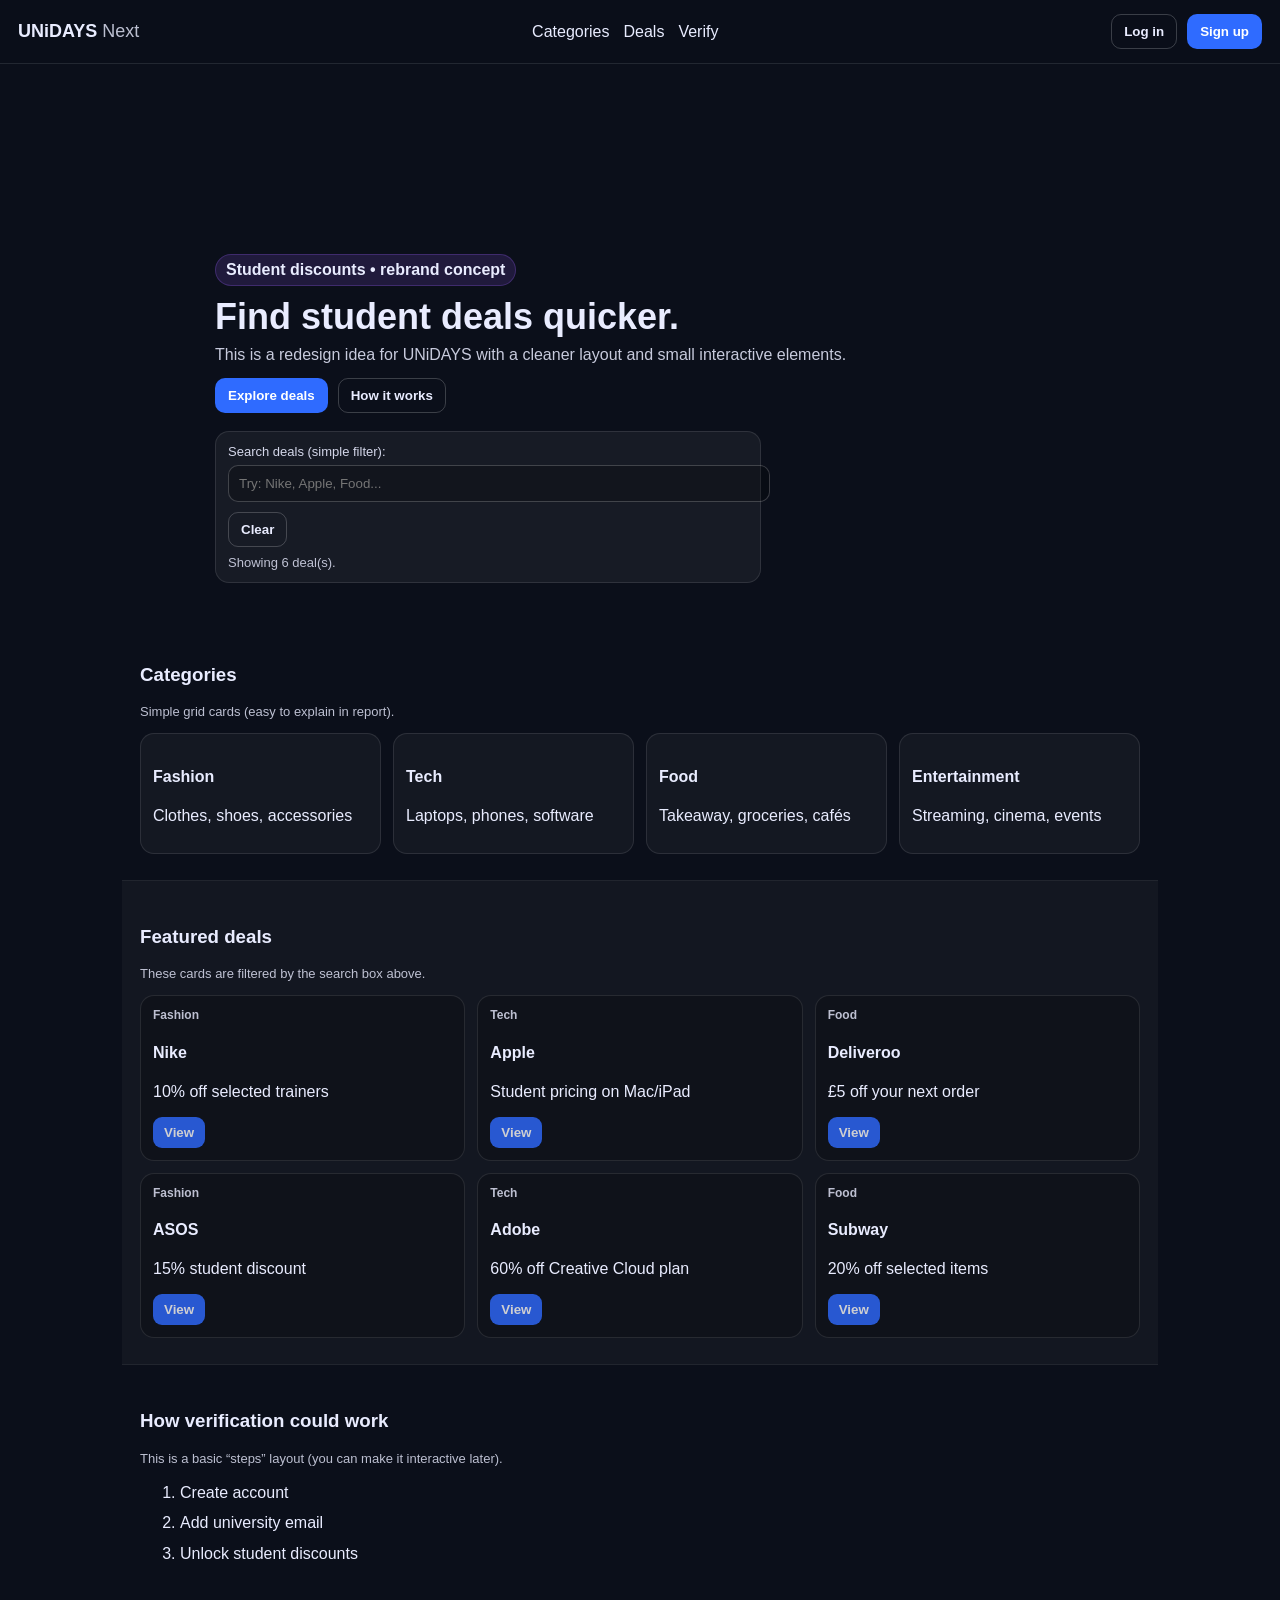
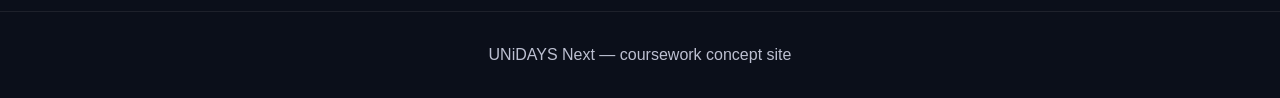
<file: index.html>
<!DOCTYPE html>
<html lang="en">
<head>
  <meta charset="UTF-8" />
  <meta name="viewport" content="width=device-width, initial-scale=1.0" />
  <title>UNiDAYS Next - Homepage</title>
  <link rel="stylesheet" href="css/styles.css" />
</head>
<body>
    <header class="topbar">
  <h1 class="logo">UNiDAYS <span class="small">Next</span></h1>

  <nav class="nav">
    <a href="#categories">Categories</a>
    <a href="#deals">Deals</a>
    <a href="#verify">Verify</a>
  </nav>

  <div class="top-actions">
    <button class="btn btn-ghost" type="button">Log in</button>
    <button class="btn btn-main" type="button">Sign up</button>
  </div>
</header>
<section class="banner">
  <canvas id="introCanvas"></canvas>

  <div class="banner-content">
    <p class="tag">Student discounts • rebrand concept</p>
    <h2>Find student deals quicker.</h2>
    <p class="sub">
      This is a redesign idea for UNiDAYS with a cleaner layout and small interactive elements.
    </p>

    <div class="banner-buttons">
      <button class="btn btn-main" type="button">Explore deals</button>
      <button class="btn btn-ghost" type="button">How it works</button>
    </div>

    <div class="search-box">
      <label for="searchInput">Search deals (simple filter):</label>
      <input id="searchInput" type="text" placeholder="Try: Nike, Apple, Food..." />
      <button id="clearBtn" class="btn btn-ghost" type="button">Clear</button>
      <p id="resultsMsg" class="hint"></p>
    </div>
  </div>
</section>
<main>
  <section id="categories" class="section">
    <h3>Categories</h3>
    <p class="hint">Simple grid cards (easy to explain in report).</p>

    <div class="grid">
      <div class="card">
        <h4>Fashion</h4>
        <p>Clothes, shoes, accessories</p>
      </div>

      <div class="card">
        <h4>Tech</h4>
        <p>Laptops, phones, software</p>
      </div>

      <div class="card">
        <h4>Food</h4>
        <p>Takeaway, groceries, cafés</p>
      </div>

      <div class="card">
        <h4>Entertainment</h4>
        <p>Streaming, cinema, events</p>
      </div>
    </div>
  </section>

  <section id="deals" class="section section-dark">
    <h3>Featured deals</h3>
    <p class="hint">These cards are filtered by the search box above.</p>

    <div id="dealGrid" class="deal-grid">
      <div class="deal" data-title="Nike 10% off trainers">
        <p class="deal-type">Fashion</p>
        <h4>Nike</h4>
        <p>10% off selected trainers</p>
        <button class="btn btn-main small" type="button">View</button>
      </div>

      <div class="deal" data-title="Apple student pricing on mac">
        <p class="deal-type">Tech</p>
        <h4>Apple</h4>
        <p>Student pricing on Mac/iPad</p>
        <button class="btn btn-main small" type="button">View</button>
      </div>

      <div class="deal" data-title="Deliveroo 5 pounds off">
        <p class="deal-type">Food</p>
        <h4>Deliveroo</h4>
        <p>£5 off your next order</p>
        <button class="btn btn-main small" type="button">View</button>
      </div>

      <div class="deal" data-title="ASOS 15% student discount">
        <p class="deal-type">Fashion</p>
        <h4>ASOS</h4>
        <p>15% student discount</p>
        <button class="btn btn-main small" type="button">View</button>
      </div>

      <div class="deal" data-title="Adobe 60% off creative cloud">
        <p class="deal-type">Tech</p>
        <h4>Adobe</h4>
        <p>60% off Creative Cloud plan</p>
        <button class="btn btn-main small" type="button">View</button>
      </div>

      <div class="deal" data-title="Subway 20% off">
        <p class="deal-type">Food</p>
        <h4>Subway</h4>
        <p>20% off selected items</p>
        <button class="btn btn-main small" type="button">View</button>
      </div>
    </div>

    <p id="noDealsMsg" class="hint hidden">No deals match your search.</p>
  </section>

  <section id="verify" class="section">
    <h3>How verification could work</h3>
    <p class="hint">This is a basic “steps” layout (you can make it interactive later).</p>

    <ol class="steps">
      <li>Create account</li>
      <li>Add university email</li>
      <li>Unlock student discounts</li>
    </ol>
  </section>
</main>
<footer class="footer">
  <p>UNiDAYS Next — coursework concept site</p>
</footer>

<script src="js/main.js"></script>
<script src="js/canvas.js"></script>


</body>
</html>
</file>
<file: css/styles.css>
body {
  margin: 0;
  font-family: Arial, sans-serif;
  background: #0b0f1a;
  color: #e9ecff;
}

a { color: #e9ecff; text-decoration: none; }
a:hover { text-decoration: underline; }

.hint {
  font-size: 13px;
  opacity: 0.8;
  margin: 8px 0 0;
}

.hidden { display: none; }

.topbar {
  display: flex;
  align-items: center;
  justify-content: space-between;
  gap: 12px;
  padding: 14px 18px;
  border-bottom: 1px solid rgba(255,255,255,0.1);
  position: sticky;
  top: 0;
  background: rgba(11, 15, 26, 0.9);
}

.logo {
  margin: 0;
  font-size: 18px;
  font-weight: 900;
}
.small { font-weight: 400; opacity: 0.8; }

.nav { display: flex; gap: 14px; }
.top-actions { display: flex; gap: 10px; }

.btn {
  border: 1px solid transparent;
  padding: 9px 12px;
  border-radius: 10px;
  cursor: pointer;
  font-weight: 700;
}
.btn-main { background: #2f6bff; color: white; }
.btn-ghost { background: transparent; border-color: rgba(255,255,255,0.2); color: #e9ecff; }
.btn.small { padding: 7px 10px; border-radius: 9px; }

.banner {
  position: relative;
  overflow: hidden;
  min-height: 320px;
  padding: 36px 18px;
}

#bannerCanvas {
  position: absolute;
  inset: 0;
  width: 100%;
  height: 100%;
  opacity: 0.5;
}

.banner-content {
  position: relative;
  max-width: 850px;
  margin: 0 auto;
}

.tag {
  display: inline-block;
  padding: 6px 10px;
  border-radius: 999px;
  background: rgba(155, 92, 255, 0.15);
  border: 1px solid rgba(155, 92, 255, 0.25);
  font-weight: 700;
  margin: 0 0 10px;
}

.banner h2 { margin: 0 0 8px; font-size: 36px; }
.sub { margin: 0 0 14px; opacity: 0.85; }

.banner-buttons { display: flex; gap: 10px; margin-bottom: 18px; }

.search-box {
  background: rgba(255,255,255,0.05);
  border: 1px solid rgba(255,255,255,0.1);
  border-radius: 14px;
  padding: 12px;
  max-width: 520px;
}

.search-box label {
  display: block;
  font-size: 13px;
  opacity: 0.9;
  margin-bottom: 6px;
}

.search-box input {
  width: 100%;
  padding: 10px;
  border-radius: 10px;
  border: 1px solid rgba(255,255,255,0.2);
  background: rgba(0,0,0,0.2);
  color: #e9ecff;
  margin-bottom: 10px;
}

.section {
  padding: 26px 18px;
  max-width: 1000px;
  margin: 0 auto;
}

.section-dark {
  background: rgba(255,255,255,0.03);
  border-top: 1px solid rgba(255,255,255,0.06);
  border-bottom: 1px solid rgba(255,255,255,0.06);
}

.grid {
  display: grid;
  gap: 12px;
  grid-template-columns: repeat(4, 1fr);
  margin-top: 14px;
}

.card {
  background: rgba(255,255,255,0.04);
  border: 1px solid rgba(255,255,255,0.1);
  border-radius: 14px;
  padding: 12px;
}

.deal-grid {
  display: grid;
  gap: 12px;
  grid-template-columns: repeat(3, 1fr);
  margin-top: 14px;
}

.deal {
  background: rgba(0,0,0,0.2);
  border: 1px solid rgba(255,255,255,0.1);
  border-radius: 14px;
  padding: 12px;
}

.deal-type {
  margin: 0 0 6px;
  font-size: 12px;
  font-weight: 800;
  opacity: 0.8;
}

.steps { margin-top: 12px; line-height: 1.9; }

.footer {
  padding: 18px;
  text-align: center;
  border-top: 1px solid rgba(255,255,255,0.1);
  opacity: 0.8;
}


@media (max-width: 900px) {
  .grid { grid-template-columns: repeat(2, 1fr); }
  .deal-grid { grid-template-columns: repeat(2, 1fr); }
}

@media (max-width: 520px) {
  .nav { display: none; }
  .grid, .deal-grid { grid-template-columns: 1fr; }
  .hero h2 { font-size: 28px; }
}
</file>
